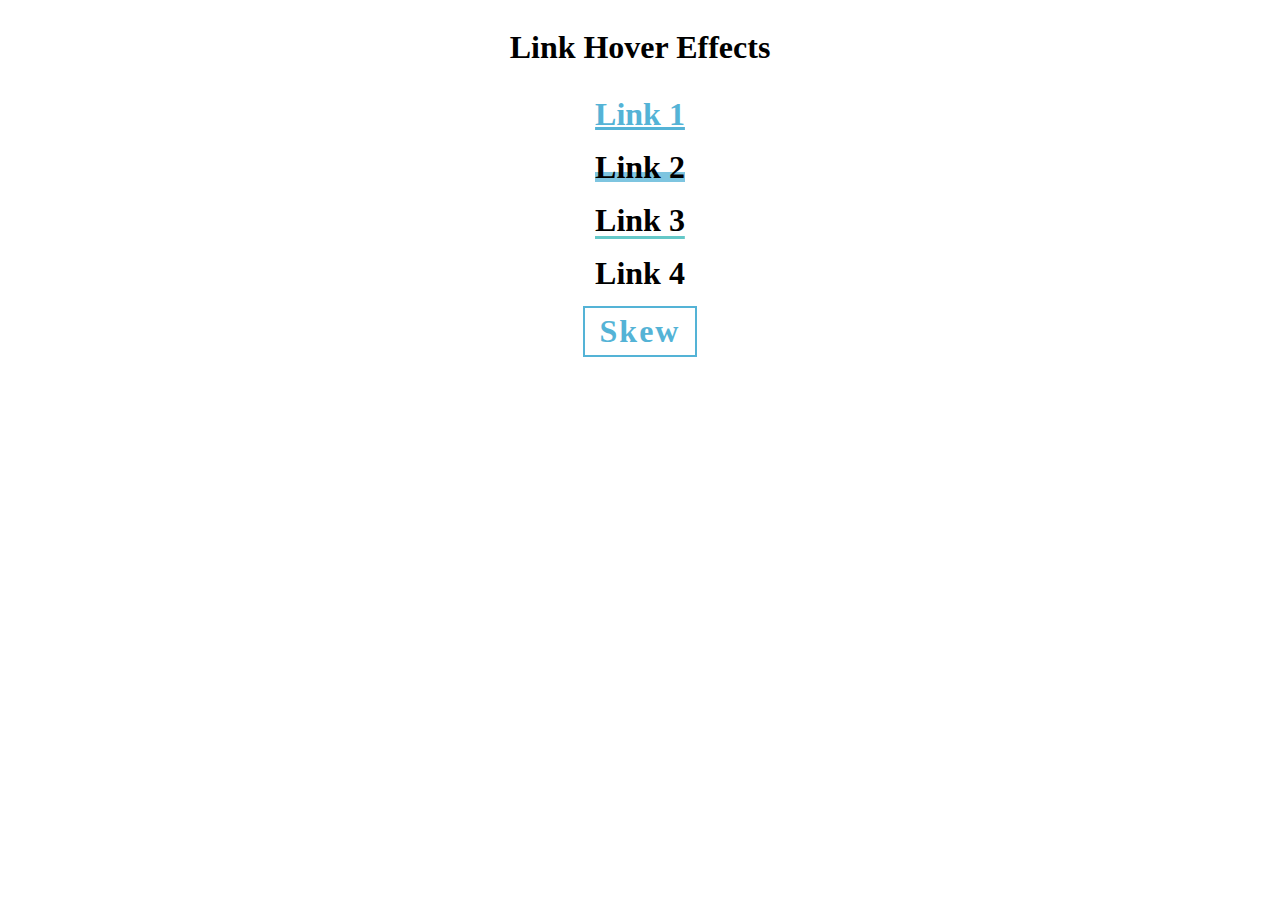
<file: index.html>
<!DOCTYPE html>
<html>
    <head>
        <title>CSS Dump</title>
        <link rel="stylesheet" href="./styles.css">
    </head>
    <body>
        <div id="link-hover-effects">
            <h1>Link Hover Effects</h1>
            <a id="link1" href="https://developer.mozilla.org/en-US/docs/Web/CSS/box-shadow">Link 1</a>
            <a id="link2" href="https://developer.mozilla.org/en-US/docs/Web/CSS/text-decoration">Link 2</a>
            <a id="link3" href="https://developer.mozilla.org/en-US/docs/Web/CSS/CSS_Backgrounds_and_Borders/Using_multiple_backgrounds">Link 3</a>
            <a id="link4" href="https://developer.mozilla.org/en-US/docs/Web/CSS/transform">Link 4</a>
        </div>
        <a id="skew">Skew</a>
    </body>
</html>
</file>
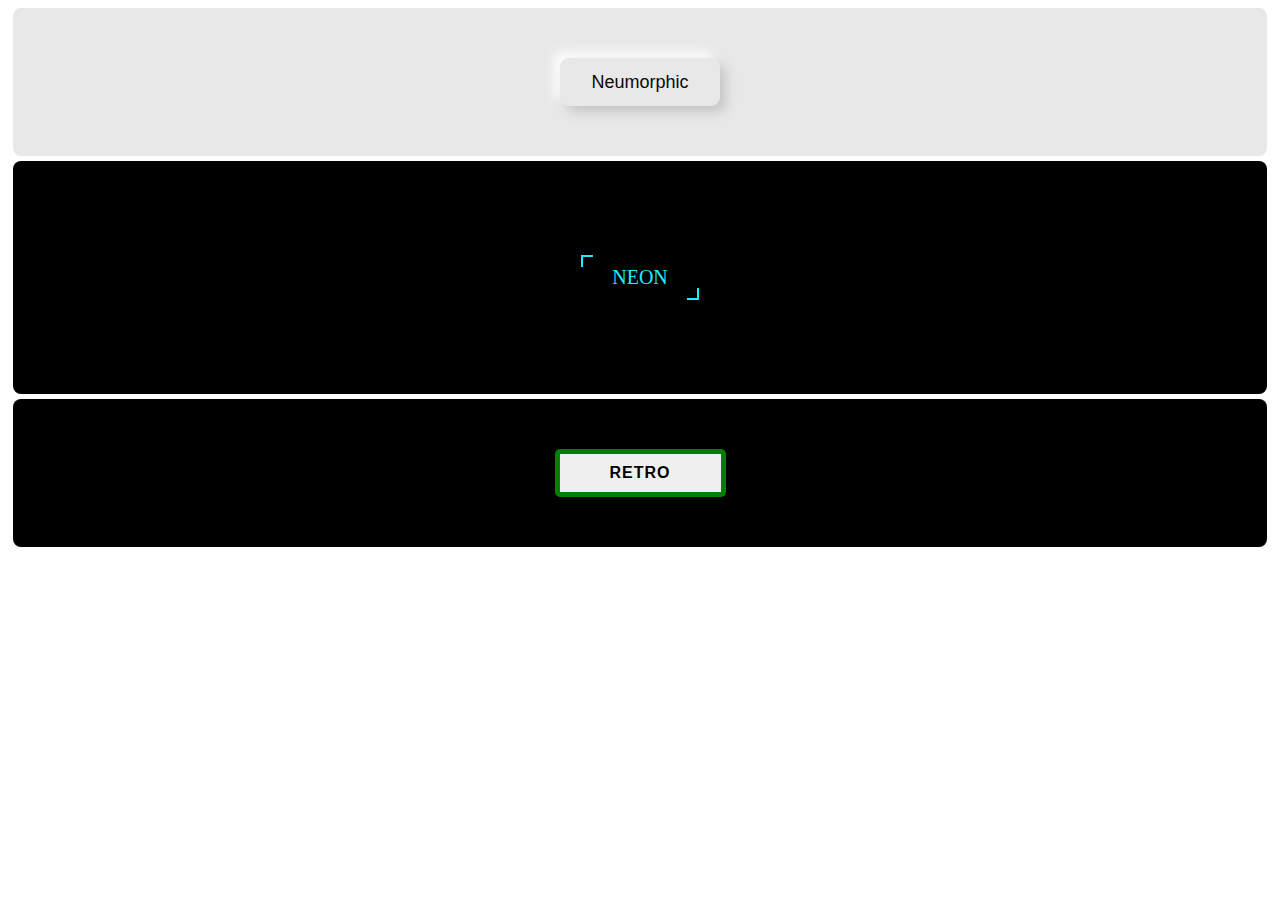
<file: Buttons/index.html>
<!DOCTYPE html>
<html>
    <head>
        <link rel="stylesheet" href="./styles.css">
        <title>Buttons</title>
    </head>
    <body>
        <div class="container" id="neumorphic">
            <button>Neumorphic</button>
        </div>
        <div class="container" id="neon">
            <a>Neon</a>
        </div>
        <div class="container" id="retro">
            <button>Retro</button>
        </div>
    </body>
</html>
</file>
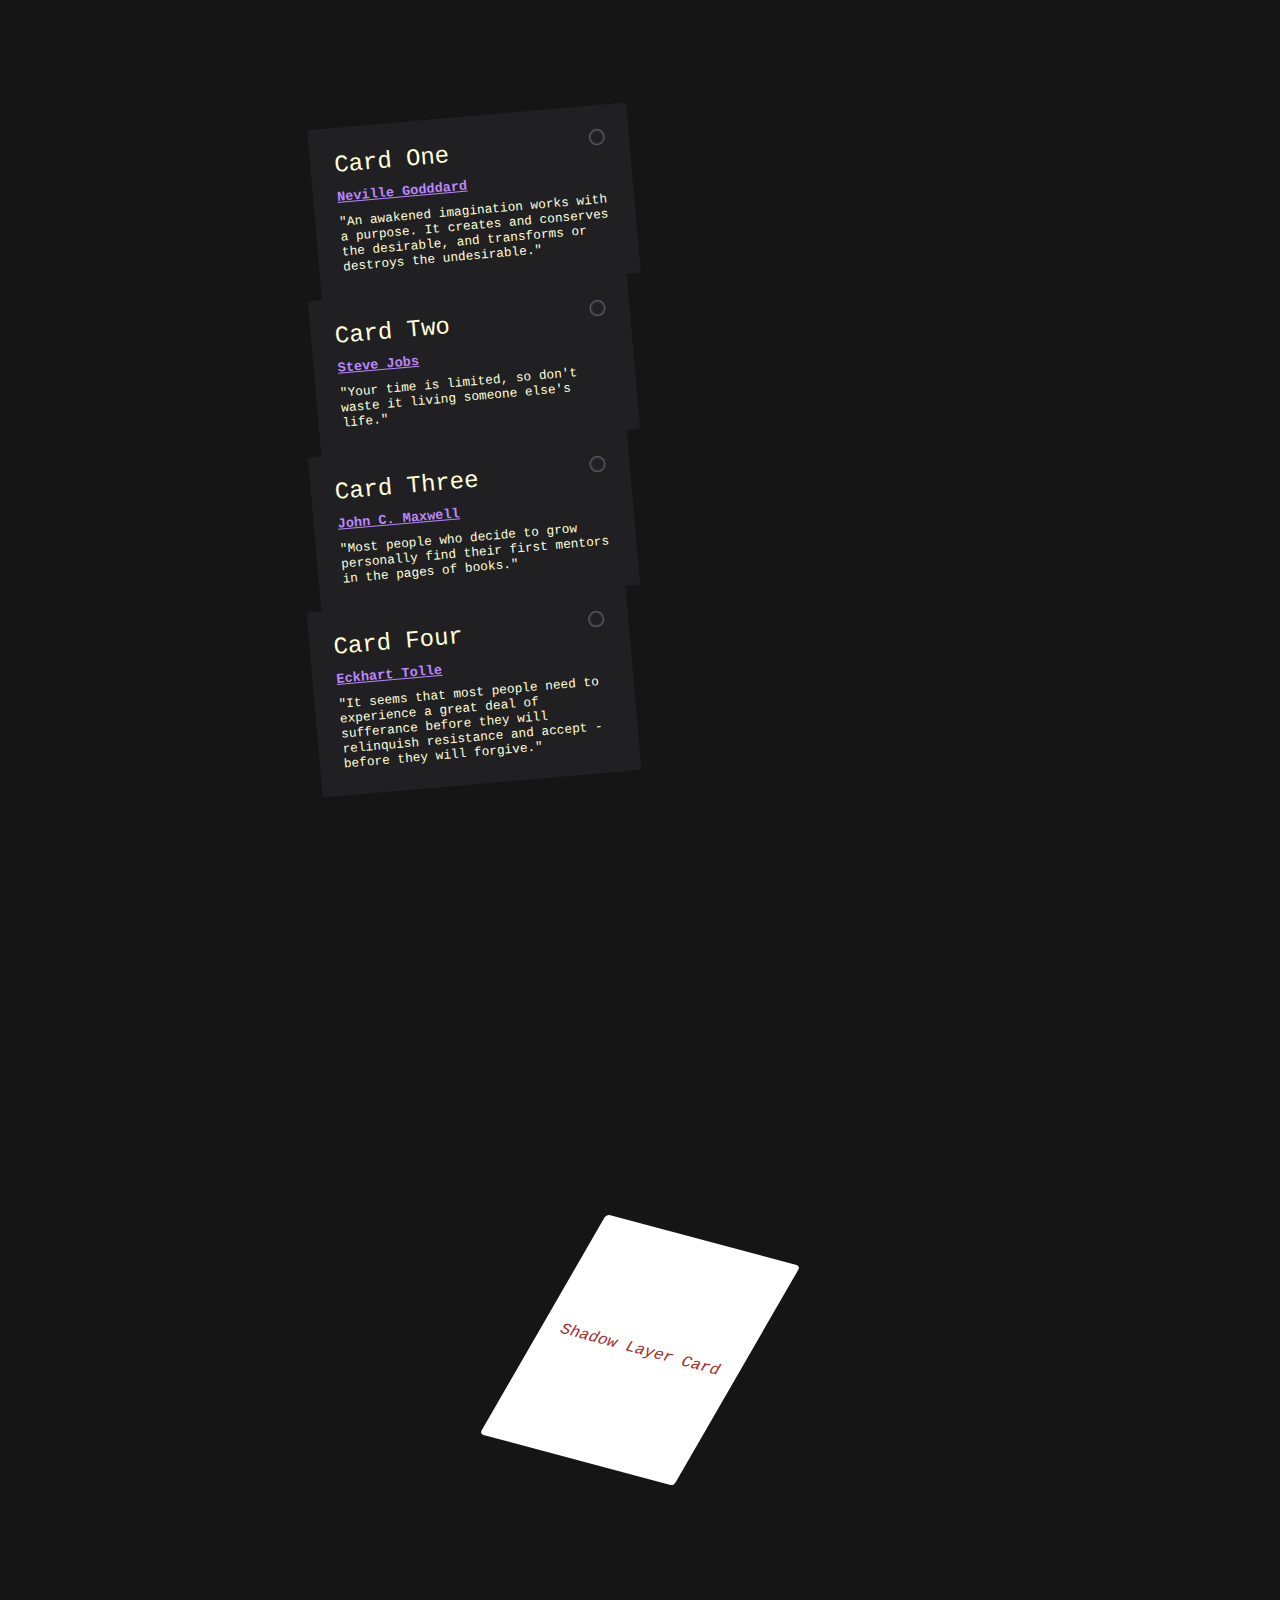
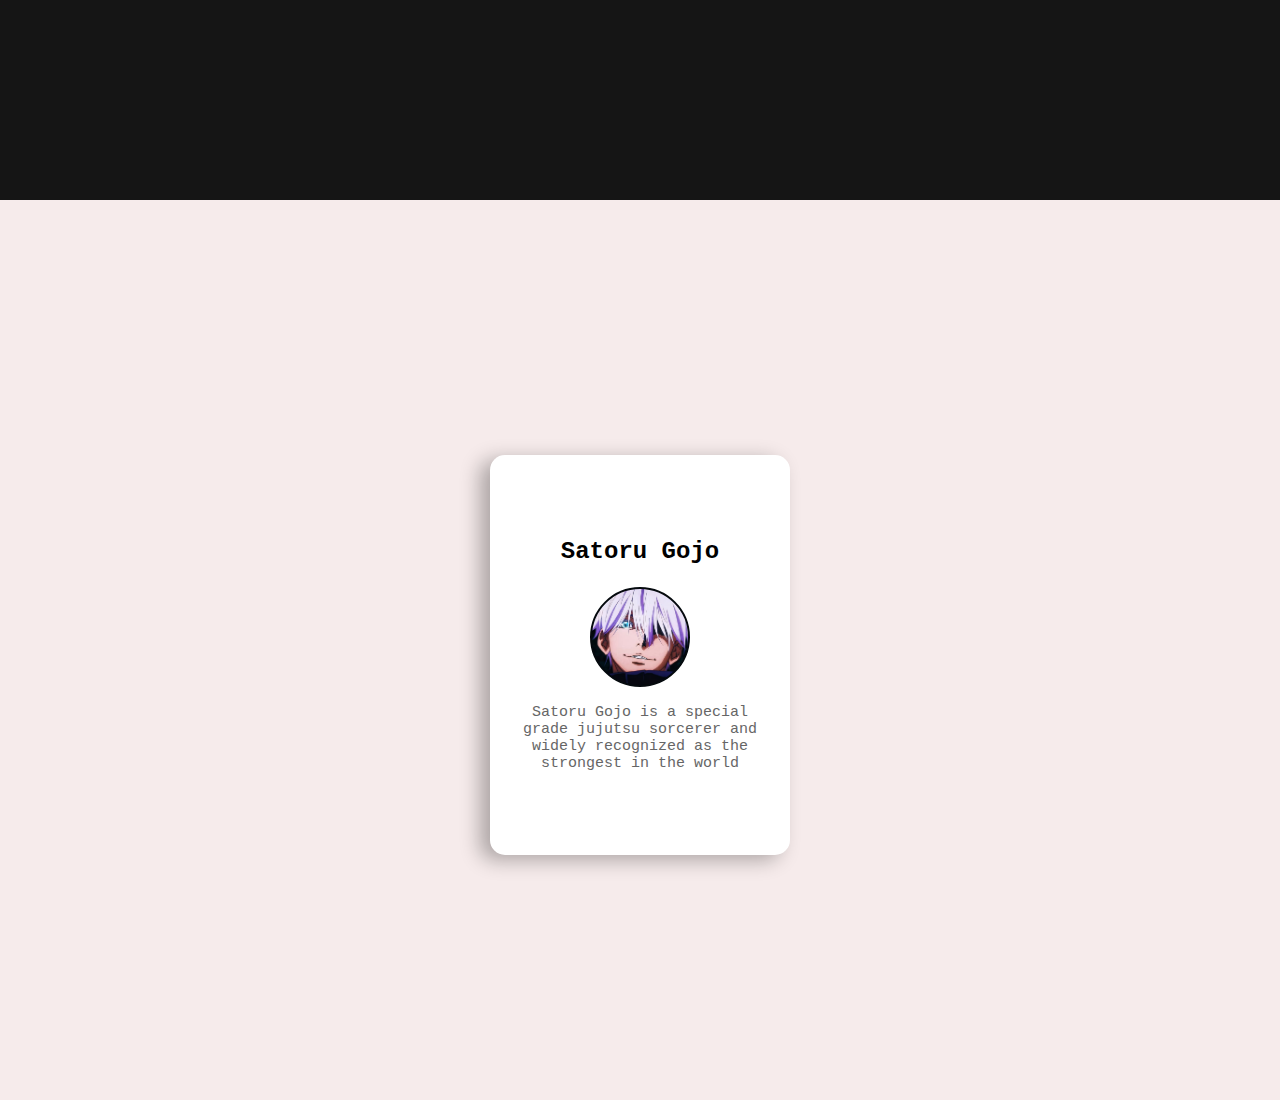
<file: Cards/index.html>
<!DOCTYPE html>
<html>
    <head>
        <meta charset="UTF-8">
        <meta http-equiv="X-UA-Compatible" content="IE-edge">
        <meta name="viewport" content="width=device-width, initial-scale=1.0">
        <title>Cards</title>
        <link rel="stylesheet" href="./styles.css">
    </head>
    <body>
        <div class="container">
            <div class="cards">
                <div class="card card-one">
                    <h2 class="card-title">Card One</h2>
                    <p class="quoter">Neville Godddard</p>
                    <p class="description">"An awakened imagination works with a purpose.
                    It creates and conserves the desirable, and transforms or destroys the
                    undesirable."</p>
                </div>
            </div>

            <div class="cards">
                <div class="card card-two">
                    <h2 class="card-title">Card Two</h2>
                    <p class="quoter">Steve Jobs</p>
                    <p class="description">"Your time is limited, so don't waste it living
                    someone else's life."</p>
                </div>
            </div>

            <div class="cards">
                <div class="card card-three">
                    <h2 class="card-title">Card Three</h2>
                    <p class="quoter">John C. Maxwell</p>
                    <p class="description">"Most people who decide to grow personally find
                    their first mentors in the pages of books."</p>
                </div>
            </div>

            <div class="cards">
                <div class="card card-four">
                    <h2 class="card-title">Card Four</h2>
                    <p class="quoter">Eckhart Tolle</p>
                    <p class="description">"It seems that most people need to experience a
                    great deal of sufferance before they will relinquish resistance and
                    accept - before they will forgive."</p>
                </div>
            </div>
        </div>
        <div class="container">
            <div class="card2">Shadow Layer Card</div>
        </div>
        <div class="container" style="background-color: #F6EBEB;">
            <div class="card3">
                <div class="card3-name">Satoru Gojo</div>
                <!-- <img class="card3-avatar" src="./images/avatar.jpg" alt="user profile image" /> -->
                <div class="card3-avatar"></div>
                <div class="card3-text">
                    Satoru Gojo is a special grade jujutsu sorcerer and widely recognized as the strongest in the world
                </div>
            </div>
        </div>
    </body>
</html>
</file>
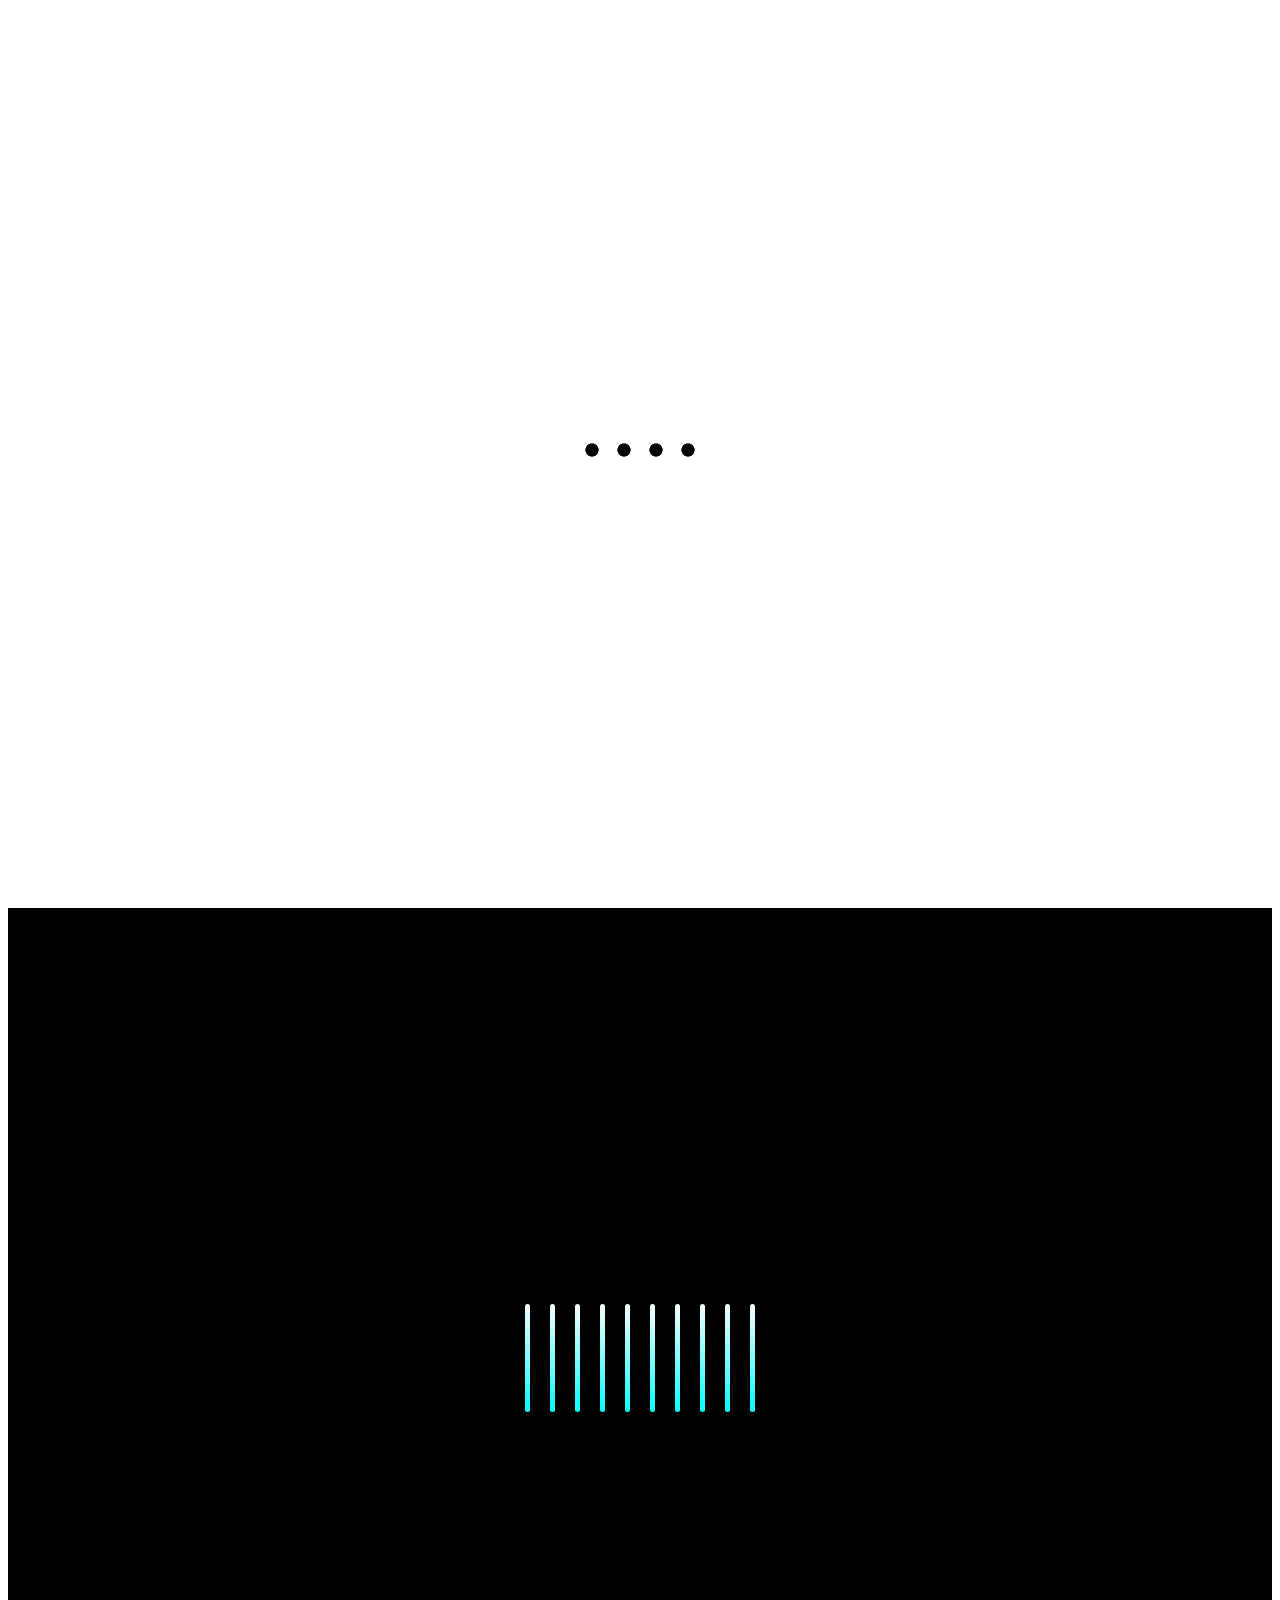
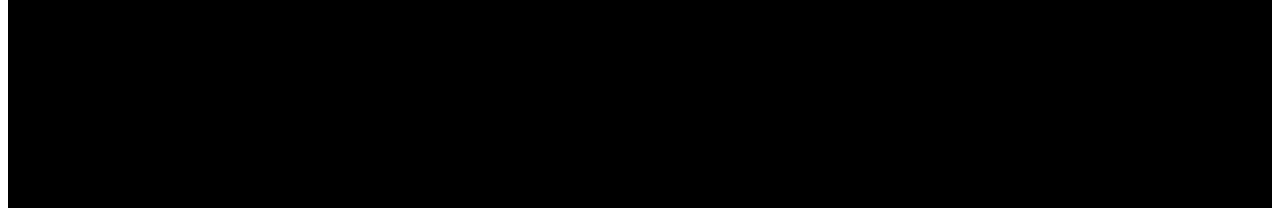
<file: Loading Animation/index.html>
<!DOCTYPE html>
<html>
    <head>
        <title>Loading Animation</title>
        <link rel="stylesheet" href="./styles.css">
    </head>
    <body>
        <div class="gooey-container">
            <div class="gooey" onclick="window.location='https://google.com';">
                <span class="dot"></span>
                <div class="dots">
                    <span></span>
                    <span></span>
                    <span></span>
                </div>
            </div>
        </div>
        <div class="center">
            <div class="wave"></div>
            <div class="wave"></div>
            <div class="wave"></div>
            <div class="wave"></div>
            <div class="wave"></div>
            <div class="wave"></div>
            <div class="wave"></div>
            <div class="wave"></div>
            <div class="wave"></div>
            <div class="wave"></div>
        </div>
    </body>
</html>
</file>
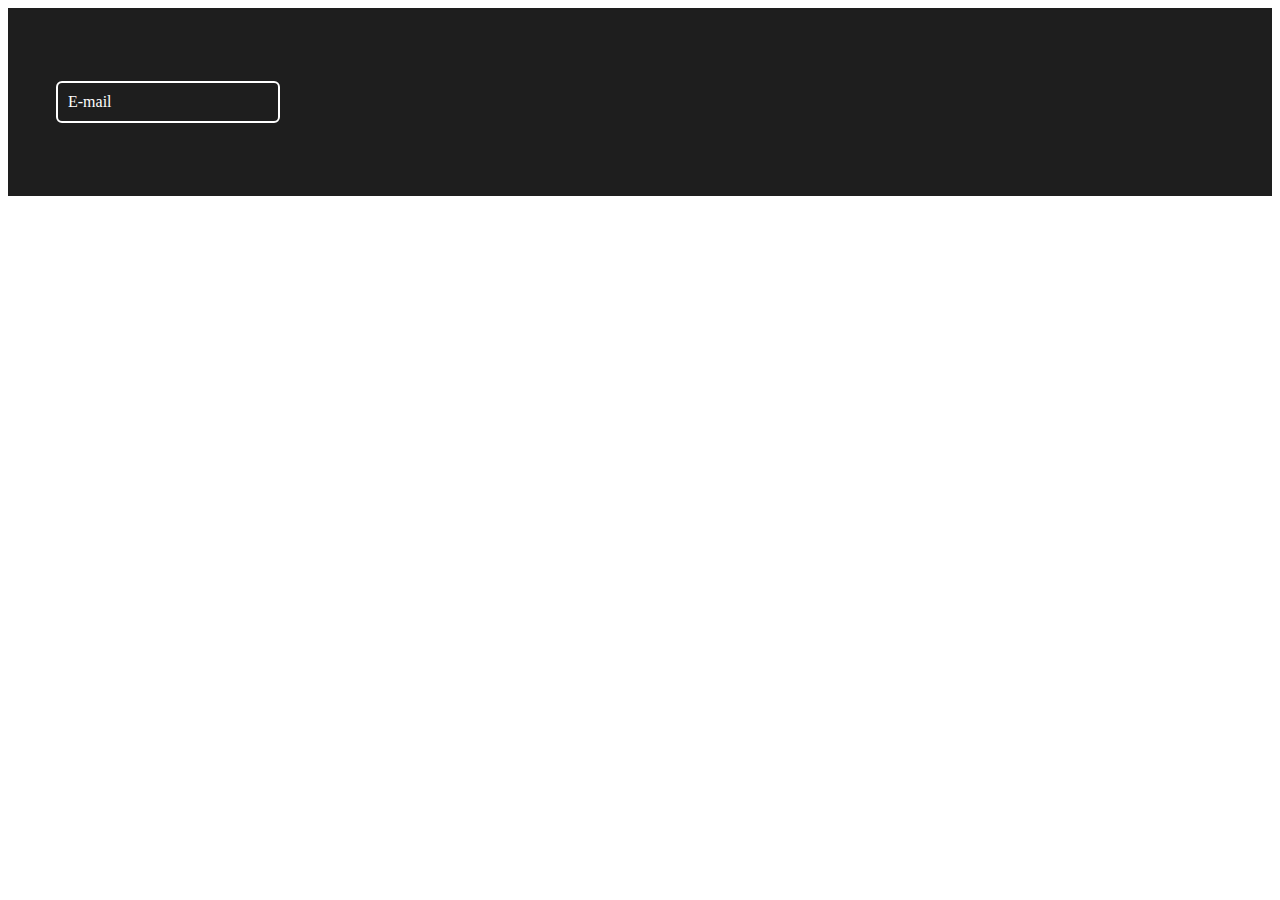
<file: Misc/index.html>
<!DOCTYPE html>
<html>
    <head>
        <title>Misc</title>
        <link rel="stylesheet" href="./styles.css">
    </head>
    <body>
        <div id="input-field-animation">
            <div class="input-group">
                <input type="text" id="name" required class="input">
                <label for="name" class="input-label">E-mail</label>
            </div>
        </div>
    </body>
</html>
</file>
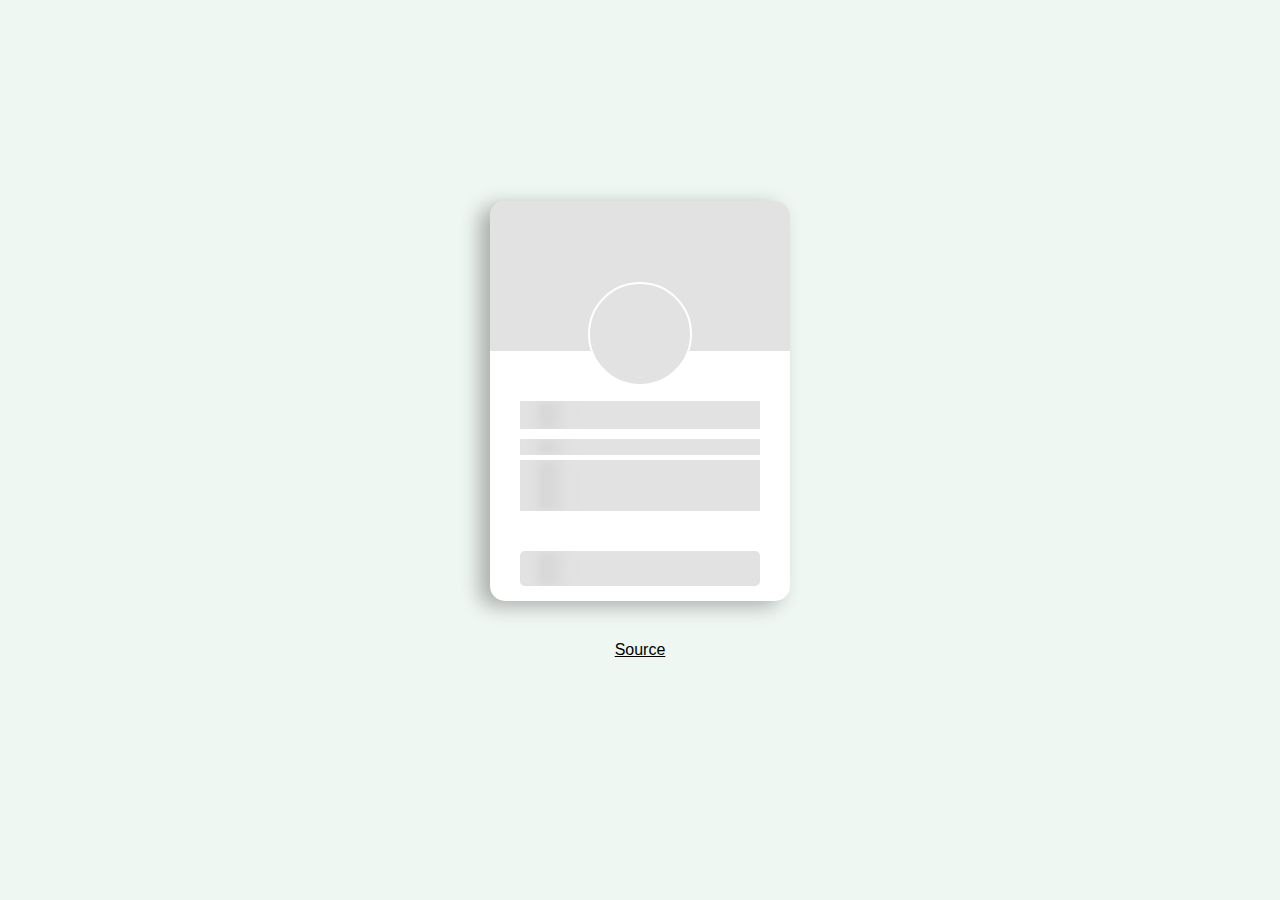
<file: Skeleton Screen Loading Animation/index.html>
<!DOCTYPE html>
<html>
    <head>
        <title>Skeleton Screen Loading Animation</title>
        <link rel="stylesheet" href="./styles.css">
    </head>
    <body>
        <div class="user-card skeleton">
            <div class="user-cover">
                <img class="user-avatar" src="./images/avatar.jpg" alt="user profile image" />
            </div>
            <div class="user-details">
                <div class="user-name hide-text">Ginger Heef</div>
                <div class="user-job hide-text">Web Developer</div>
                <div class="user-text hide-text">
                    Lorem ipsum dolor sit amet. Qui magni enim in nostrum fuga non quaerat consequatur.
                </div>
            </div>
            <button class="contact-user hide-text">CONTACT</button>
        </div>
        <a href="https://www.foolishdeveloper.com/2021/09/skeleton-screen-loading-animation.html" target="_blank" class="source">Source</a>
    </body>
    <script src="./script.js"></script>
</html>
</file>
<file: styles.css>
body {
    display: flex;
    flex-direction: column;
    align-items: center;
}

a {
    font-size: 2rem;
    color: black;
    font-weight: bold;
    width: fit-content;
    margin: 0.5rem 0;
}

#link-hover-effects {
    display: flex;
    flex-direction: column;
    align-items: center;
}

#link1 {
    box-shadow: inset 0 0 0 0 #54b3d6;
    color: #54b3d6;
    margin: 0.5rem -.25rem;
    padding: 0 .25rem;
    transition: color .3s ease-in-out, box-shadow .3s ease-in-out;
}
#link1:hover {
    box-shadow: inset 100px 0 0 0 #54b3d6;
    color: white;
}

#link2 {
    text-decoration: none;
    position: relative;
}
#link2::before {
    content: '';
    background-color: hsla(196, 61%, 58%, .75);
    position: absolute;
    left: 0;
    bottom: 4px;
    width: 100%;
    height: 10px;
    z-index: -1;
    transition: all .3s ease-in-out;
}
#link2:hover::before {
    bottom: 0;
    height: 100%;
}

#link3 {
    text-decoration: none;
    background: 
        linear-gradient(
            to right,
            rgba(100,200,200,1),
            rgba(100,200,200,1)
        ),
        linear-gradient(
            to right,
            rgba(255,0,0,1),
            rgba(255,0,180,1),
            rgba(0,100,200,1)
        );
    background-size: 100% 3px, 0 3px;
    background-position: 100% 100%, 0% 100%;
    background-repeat: no-repeat;
    transition: background-size 400ms;
}
#link3:hover {
    background-size: 0 3px, 100% 3px;
}

#link4 {
    position: relative;
    text-decoration: none;
}
#link4::before {
    content: '';
    position: absolute;
    width: 100%;
    height: 4px;
    border-radius: 4px;
    background-color: #18272f;
    bottom: 0;
    left: 0;
    transform-origin: right;
    transform: scaleX(0);
    transition: transform .3s ease-in-out;
}
#link4:hover::before {
    transform-origin: left;
    transform: scaleX(1);
}

#skew {
    text-decoration: none;
    /* text-transform: uppercase; */
    letter-spacing: 2px;
    color: #54b3d6;
    outline: 2px solid #54b3d6;
    padding: 5px 15px;
    position: relative;
    overflow: hidden;
    transition: color 1s;
}
#skew:hover {
    color: #fff;
}
#skew::before {
    content: '';
    position: absolute;
    top: 0;
    left: -25px;    /* Custom value specific to case */
    width: 0;
    height: 100%;
    background-color: #54b3d6;
    transform: skewX(35deg);
    z-index: -1;
    transition: width 1s;
}
#skew:hover::before {
    width: 150%;
}
</file>
<file: Buttons/styles.css>
.container {
    padding: 50px;
    margin: 5px;
    border-radius: 8px;
    display: flex;
    flex-direction: column;
    align-items: center;
}

#neumorphic {
    background: #e8e8e8;
}
#neumorphic button {
    color: #090909;
    padding: 0.7em 1.7em;
    font-size: 18px;
    border-radius: 0.5em;
    background: #e8e8e8;
    border: 1px solid #e8e8e8;
    transition: all .3s;
    box-shadow: 6px 6px 12px #c5c5c5,
                -6px -6px 12px #fff;
}
#neumorphic button:hover {
    box-shadow: -6px -6px 12px #c5c5c5,
                6px 6px 12px #fff;
}

#neon * {
    margin: 0;
    padding: 0;
    font-family: consolas;
    box-sizing: border-box;
}

#neon {
    display: flex;
    align-items: center;
    justify-content: center;
    background-color: #000;
}
#neon a {
    position: relative;
    padding: 10px 30px;
    margin: 45px 0;
    color: #21ebff;
    text-decoration: none;
    font-size: 20px;
    text-transform: uppercase;
    transition: 0.5s;
}
#neon a::before {
    content: '';
    position: absolute;
    top: -1px;
    left: -1px;
    width: 10px;
    height: 10px;
    border-top: 2px solid #21ebff;
    border-left: 2px solid #21ebff;
    transition: 0.5s;
    transition-delay: 0.5s;
}
#neon a::after {
    content: '';
    position: absolute;
    bottom: -1px;
    right: -1px;
    width: 10px;
    height: 10px;
    border-bottom: 2px solid #21ebff;
    border-right: 2px solid #21ebff;
    transition: 0.5s;
    transition-delay: 0.5s;
}
#neon a:hover::before,
#neon a:hover::after {
    width: 100%;
    height: 100%;
    transition-delay: 0s;
}
#neon a:hover {
    background-color: #21ebff;
    color: #000;
    box-shadow: 0 0 30px #21ebff;
    transition-delay: 0.5s;
}

#retro {
    background-color: #000;
}
#retro button {
    padding: 10px 50px;
    border-radius: 5px;
    cursor: pointer;
    letter-spacing: 1px;
    border: 5px solid green;
    font-size: 1rem;
    font-weight: bold;
    position: relative;
    text-transform: uppercase;
    transition: all 0.5s;
}
#retro button:hover {
    box-shadow: 1px 1px 0, 2px 2px 0, 3px 3px 0, 4px 4px 0, 5px 5px 0, 6px 6px 0;
    background-color: #fff;
    color: green;
}
</file>
<file: Cards/styles.css>
html {
    box-sizing: border-box;
    font-size: 100%;
}

*,
*::before,
*::after {
    box-sizing: inherit;
    margin: 0;
    padding: 0;
}

body {
    height: 100vh;
    background-color: #151515;
    font-family: 'Source Code Prop', monospace;
}

.container {
    height: 100%;
    width: 100%;
    padding: 1rem 0;
    display: grid;
    place-content: center;
}

.container .cards {
    display: grid;
    grid-template-columns: repeat(2, 1fr);
    gap: 0.7rem;
    pointer-events: none;
}

.container .card {
    max-width: 20rem;
    color: #ffffda;
    padding: 1.5rem;
    background-color: #202022;
    border-radius: 3px;
    pointer-events: auto;
    transform: scale(1);
    opacity: 1;
    transition: all 150ms ease-in;
    display: flex;
    flex-direction: column;
}

.container .card .card-title {
    position: relative;
    font-weight: 300;
    margin-bottom: 0.7rem;
}
.container .card .card-title::before {
    content: '';
    height: 1rem;
    width: 1rem;
    border-radius: 50%;
    box-shadow: inset 0 0 3px #b8a7ce;
    background-color: transparent;
    position: absolute;
    right: 0;
}

.container .card .quoter {
    color: #bb86fc;
    font-size: 0.85rem;
    font-weight: 700;
    margin-bottom: 0.6rem;
    text-decoration: underline;
}

.container .card .description {
    font-size: 0.8rem;
}

.container .card:nth-child(even) {
    transform: translateY(8px);
}
.container .card:nth-child(n) {
    transform: rotate(-5deg);
}

.cards:hover > .card:hover {
    transform: scale(1.25);
    box-shadow: 0 0 10px rgba(0, 0, 0, 0.5);
    z-index: 10;
}
.cards:hover > .card:not(:hover) {
    opacity: 0.5;
}

.card2 {
    width: 200px;
    height: 250px;
    background: #fff;
    border-radius: 4px;
    display: flex;
    justify-content: center;
    align-items: center;
    color: brown;
    transform: rotate(20deg) skew(-10deg, -5deg);
    transition: box-shadow .25s ease-in;
}
.card2:hover {
    box-shadow: 
    rgba(255, 255, 255, 0.5) 5px 3px,
    rgba(255, 255, 255, 0.4) 10px 6px,
    rgba(255, 255, 255, 0.3) 15px 9px;
}


.card3 {
    display: flex;
    flex-direction: column;
    align-items: center;
    justify-content: center;

    gap: 12px;
    transition: gap 200ms;

    width: 300px;
    height: 400px;
    box-shadow: -10px 5px 20px rgba(0, 0, 0, 0.3);
    border-radius: 15px;
    overflow: hidden;
    background: white;
    cursor: pointer;

    text-align: center;
    margin-top: 35px;
    margin-bottom: 25px;
}
.card3:hover {
    gap: 24px;
}
.card3 .card3-name {
    margin-bottom: 10px;
    font-size: 24px;
    font-weight: 600;
}
.card3 .card3-avatar {
    position: relative;
    background-image: url("./images/avatar.jpg");
    background-size: cover;
    background-position: 50%;
    width: 100px;
    height: 100px;
    border: 2px solid #050A0E;
    border-radius: 50%;
}
.card3 .card3-text {
    width: 90%;
    margin-top: 5px;
    font-size: 15px;
    color: #666;
}
</file>
<file: Loading Animation/styles.css>
body {
    display: flex;
    flex-direction: column;
}

.gooey-container {
    height: 100vh;
}
.gooey {
    position: absolute;
    top: 50%;
    left: 50%;
    width: 142px;
    height: 40px;
    margin: -20px 0 0 -71px;
    background: #fff;
    filter: contrast(20);
    cursor: pointer;
}
.gooey .dot {
    position: absolute;
    width: 16px;
    height: 16px;
    top: 12px;
    left: 15px;
    filter: blur(4px);
    background: #000;
    border-radius: 50%;
    transform: translateX(0);
    animation: dot 2.8s infinite;
}
.gooey .dots {
    transform: translateX(0);
    margin-top: 12px;
    margin-left: 31px;
    animation: dots 2.8s infinite;
}
.gooey .dots span {
    display: block;
    float: left;
    width: 16px;
    height: 16px;
    margin-left: 16px;
    filter: blur(4px);
    background: #000;
    border-radius: 50%;
}
@keyframes dot {
    50% {
        transform: translateX(96px);
    }
}
@keyframes dots {
    50% {
        transform: translateX(-31px);
    }
}

.center {
    --time: 2s;
    height: 100vh;
    background-color: #000;
    display: flex;
    justify-content: center;
    align-items: center;
}
.wave {
    width: 5px;
    height: 108px;
    background-image: linear-gradient(45deg, cyan, #fff);
    margin: 10px;
    animation: wave var(--time) linear infinite;
    border-radius: 20px;
}
.wave:nth-child(2) {
    animation-delay: calc(0.1 * var(--time));
}
.wave:nth-child(3) {
    animation-delay: calc(0.2 * var(--time));
}
.wave:nth-child(4) {
    animation-delay: calc(0.3 * var(--time));
}
.wave:nth-child(5) {
    animation-delay: calc(0.4 * var(--time));
}
.wave:nth-child(6) {
    animation-delay: calc(0.5 * var(--time));
}
.wave:nth-child(7) {
    animation-delay: calc(0.6 * var(--time));
}
.wave:nth-child(8) {
    animation-delay: calc(0.7 * var(--time));
}
.wave:nth-child(9) {
    animation-delay: calc(0.8 * var(--time));
}
.wave:nth-child(10) {
    animation-delay: calc(0.9 * var(--time));
}
@keyframes wave {
    0% {
        scale: 0;
    }
    50% {
        scale: 1;
    }
    100% {
        scale: 0;
    }
}
</file>
<file: Misc/styles.css>
#input-field-animation {
    background: #1e1e1e;
    padding: 75px 50px;
}

.input-group {
    position: relative;
    color: #fff;
}

.input {
    padding: 10px;
    border: none;
    border-radius: 4px;
    font: inherit;
    color: #fff;
    background-color: transparent;
    outline: 2px solid #fff;
}

.input-label {
    position: absolute;
    top: 0;
    left: 0;
    transform: translate(10px,10px);
    transform-origin: left;
    transition: transform .25s;
}
.input:focus*.input-label,
.input:valid*.input-label {
    transform: translate(0,-30px) scale(0.8);
    color: #d1c5fc;
}
.input:is(:focus, :valid) {
    outline-color: #d1c5fc;
}
</file>
<file: Skeleton Screen Loading Animation/styles.css>
* {
    box-sizing: border-box;
    margin: 0;
    padding: 0;
    color: black;
}

body {
    display: flex;
    flex-direction: column;
    align-items: center;
    justify-content: center;
    height: 100vh;
    background: #eff7f2;
    font-family: "Lato", sans-serif;
}

.user-card {
    width: 300px;
    height: 400px;
    box-shadow: -10px 5px 20px rgba(0, 0, 0, 0.3);
    border-radius: 15px;
    overflow: hidden;
    background: white;
    display: flex;
    flex-direction: column;
    align-items: center;
    justify-content: space-between;
    transition: box-shadow .2s ease-in;
    cursor: pointer;
}
.user-card:hover {
    box-shadow: -10px 10px 20px rgba(0, 0, 0, 0.4);
}

.user-card .user-cover {
    height: 150px;
    width: 100%;
    position: relative;
    background-image: url("./images/cover.jpg");
    background-position: center;
    background-size: cover;
}

.user-card .user-cover .user-avatar {
    position: absolute;
    width: 100px;
    height: 100px;
    border-radius: 50%;
    left: 0;
    right: 0;
    margin: auto;
    bottom: -35px;
    border: 2px solid #fff;
}

.user-card .user-details {
    text-align: center;
    margin-top: 35px;
    margin-bottom: 25px;
    width: 80%;
}

.user-card .user-details .user-name {
    margin-bottom: 10px;
    font-size: 24px;
    font-weight: 600;
}

.user-card .user-details .user-job {
    font-size: 14px;
    color: #0f5fc0;
    font-weight: 500;
}

.user-card .user-details .user-text {
    margin-top: 5px;
    font-size: 15px;
    color: #666;
}

.user-card .contact-user {
    margin-bottom: 15px;
    height: 35px;
    width: 80%;
    border: 0;
    color: white;
    font-weight: bold;
    background: #035f7d;
    letter-spacing: 0.5px;
    border-radius: 5px;
    cursor: pointer;
}

.user-card.skeleton .user-cover {
    background: #e2e2e2;
}

.user-card.skeleton .user-cover .user-avatar {
    display: none;
}

.user-card.skeleton .user-cover::after {
    content: '';
    position: absolute;
    width: 100px;
    height: 100px;
    border-radius: 50%;
    left: 0;
    right: 0;
    margin: auto;
    bottom: -35px;
    border: 2px solid #fff;
    z-index: 10;
    background: #e2e2e2;
}

.user-card.skeleton .hide-text {
    background: #e2e2e2;
    color: transparent;
    position: relative;
    overflow: hidden;
}

.user-card.skeleton .hide-text::before {
    content: '';
    position: absolute;
    left: 0%;
    top: 0;
    height: 100%;
    width: 50px;
    background: linear-gradient(to right, #e2e2e2 25%, #d5d5d5 50%, #e2e2e2 100%);
    animation-name: gradient-animation;
    animation-duration: 2s;
    animation-iteration-count: infinite;
    filter: blur(5px);
}

@keyframes gradient-animation {
    from {
        left: 0%;
    }
    to {
        left: 100%;
    }
}

.source {
    margin: 40px;
}
</file>
